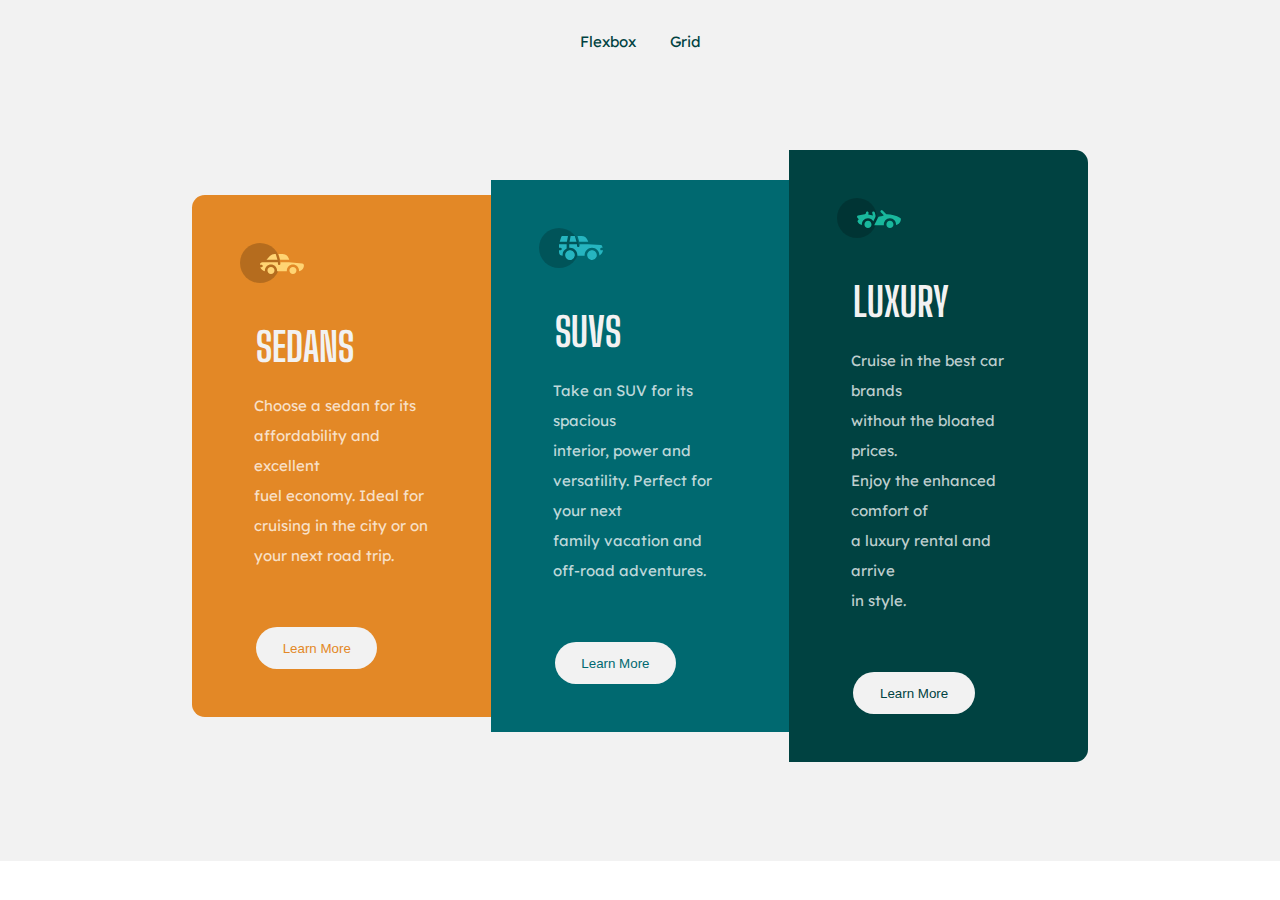
<file: index.html>
<!DOCTYPE html>
<html lang="en">

<head>
    <meta charset="UTF-8">
    <meta http-equiv="X-UA-Compatible" content="IE=edge">
    <meta name="viewport" content="width=device-width, initial-scale=1.0">
    <title>CSS Flexbox</title>
    <link rel="shortcut icon" href="favicon-32x32.png" type="image/x-icon">
    <link rel="stylesheet" href="index.css">
    <link rel="preconnect" href="https://fonts.googleapis.com">
<link rel="preconnect" href="https://fonts.gstatic.com" crossorigin>
<link href="https://fonts.googleapis.com/css2?family=Lexend+Deca&display=swap" rel="stylesheet">
<link rel="preconnect" href="https://fonts.googleapis.com">
<link rel="preconnect" href="https://fonts.gstatic.com" crossorigin>
<link href="https://fonts.googleapis.com/css2?family=Big+Shoulders+Display:wght@700&family=Lexend+Deca&display=swap" rel="stylesheet">
</head>

<body>

    <header>
        <nav>
            <a href="index.html">Flexbox</a>
            <a href="grid.html">Grid</a>
        </nav>
    </header>

    <main>
        <div class="container">
            <div class="sedans">
                <img src="icon-sedans.svg" alt="Sedan Logo">
                <h1>SEDANS</h1>
                <p class>Choose a sedan for its <br> affordability and excellent <br> fuel economy. Ideal for <br> cruising in the city or on <br>
                    your next road trip.</p>
                <div class="btn">
                    <button class="sedan-btn">Learn More</button>
                </div>
            </div>

            <div class="suvs">
                <img src="icon-suvs.svg" alt="SUVS Logo">
                <h1>SUVS</h1>
                <p>Take an SUV for its spacious <br> interior, power and <br> versatility. Perfect for your next <br> family vacation and
                <br> off-road adventures.</p>
                <div class="btn">
                    <button class="suvs-btn">Learn More</button>
                </div>
            </div>

            <div class="luxury">
                <img src="icon-luxury.svg" alt="Luxury Logo">
                <h1>LUXURY</h1>
                <p>Cruise in the best car brands <br> without the bloated prices. <br> Enjoy the enhanced comfort of <br> a luxury rental
                    and arrive <br> in style.</p>
                <div class="btn">
                    <button class="luxury-btn">Learn More</button>
                </div>
            </div>
        

    </main>
</body>

</html>
</file>
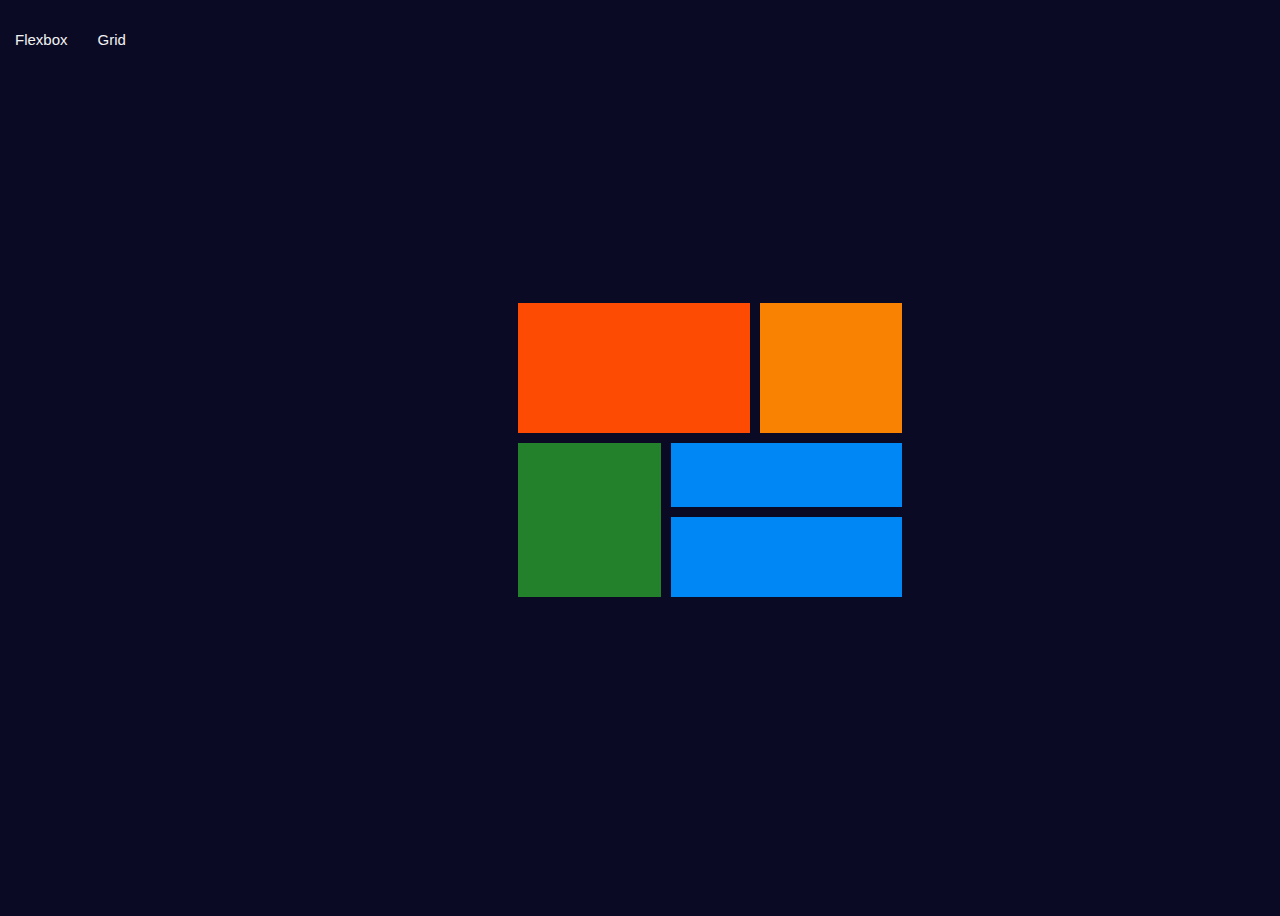
<file: grid.html>
<!DOCTYPE HTML <html lang="en">

<head>
    <meta charset="UTF-8">
    <meta http-equiv="X-UA-Compatible" content="IE=edge">
    <meta name="viewport" content="width=device-width, initial-scale=1.0">
    <title>CSS Grid Layout</title>
    <link rel="stylesheet" href="grid.css">
</head>

<body>

    <header>
        <nav>
            <a href="index.html">Flexbox</a>
            <a href="grid.html">Grid</a>
        </nav>
    </header>
    
    <main>
        <div class="a">
            
        </div>
        <div class="b">
            
        </div>
        <div class="c">
            
        </div>
        <div class="d">
            
        </div>
        <div class="e">
            
        </div>
    </main>
</body>
</file>
<file: index.css>
*{
    margin:0;
    padding: 0;
}

body{
    background-color: white;
}

nav{
    background-color: hsl(0, 0%, 95%);
    padding-top: 2em;
    text-align: center;
}
a{
    font-size: 15px;
    padding: 1em;
    text-decoration: none;
    font-family: 'Lexend Deca', sans-serif;
    color: hsl(179, 100%, 13%);
    text-align: center;
}
main{
    background-color: hsl(0, 0%, 95%);
    
}

.container{
    display: flex;
    height: 90vh;
    justify-content: center;
    align-items: center;
    width: 70%;
    margin: auto;

}

img{
    padding: 2em;
}
.sedans{
    background-color: hsl(31, 77%, 52%);
    padding: 2em;
    width: 30%;
    border-top-left-radius: 0.8em;
    border-bottom-left-radius: 0.8em;
}

.suvs{
    background-color: hsl(184, 100%, 22%);
    padding: 2em;
    width: 30%;
}

.luxury{
    background-color: hsl(179, 100%, 13%);
    padding: 2em;
    width: 30%;
    border-top-right-radius: 0.8em;
    border-bottom-right-radius: 0.8em;
}

h1{
    font-family:'Big Shoulders Display', cursive;
    padding:  0.5em 0.8em;
    color: hsl(0, 0%, 95%);
    margin-bottom: 0;
    margin-top: 0;
    font-size: 40px;
}


p{
    color: hsla(0, 0%, 100%, 0.75);
    font-size: 15px;
    font-family: 'Lexend Deca', sans-serif;
    padding: 0em 2em;
    line-height: 2em;
}

.btn{
    padding: 1em 2em;

}

.sedan-btn{
    color: hsl(31, 77%, 52%);
}

.suvs-btn{
    color:hsl(184, 100%, 22%);
}

.luxury-btn{
    color: hsl(179, 100%, 13%);
}

button{
    border-radius: 2em;
    font: 15px;
    padding: 1em 2em;
    border: none;
    margin-top: 5em;
    background-color: hsl(0, 0%, 95%);
}


button:hover{
    background-color: inherit;
    border: 2px solid white;
    cursor: pointer;
    color: white;
}

@media (max-width: 1440px) {


    img{
        padding: 1em;
    }

    .sedans{
        padding: 2em;
        width: 30%;
        border-top-left-radius: 0.8em;
        border-bottom-left-radius: 0.8em;

    }

    .suvs{
        padding: 2em;
        width: 30%;
    }

    .luxury{
        padding: 2em;
        width: 30%;
        border-top-right-radius: 0.8em;
        border-bottom-right-radius: 0.8em;
    }


    button{
        margin-top: 3em;
    }
}




@media (max-width: 375px) {

    main{
        width: 100%;
        display: flex;
        flex-direction: column;
        justify-content: center;
        align-items: center;
        height: 140vh;
    }
    .container {
        width: 100%;
        flex-direction: column;
        margin: 0;
    }

    img{
        padding: 1em;
    }

    .sedans{
        width: 60%;
        border-top-left-radius: 0.8em;
        border-top-right-radius: 0.8em;
        border-bottom-left-radius: 0;

    }

    .suvs{
        width: 60%;
    }

    .luxury{
        width: 60%;
        border-bottom-left-radius: 0.8em;
        border-bottom-right-radius: 0.8em;
        border-top-right-radius: 0;
    }

    p{
        font-size: 12px;
        
    }

    button{
        margin-top: 3em;
    }
}
</file>
<file: grid.css>
*{
    margin: 0;
    padding: 0;
}

nav{
    padding-top: 2em;
    text-align: center;
    height: 100vh;
    display: flex;
}

a{
    font-size: 15px;
    padding: 1em;
    text-decoration: none;
    font-family: 'Lexend Deca', sans-serif;
    color: hsl(0, 0%, 95%);
    text-align: center;
    justify-content: center;
    display: flex;
    align-content: center;
    justify-content: center;
    margin: 0 auto;
}

body{
    background-color: rgb(10, 10, 37);
    display: flex;
    place-items: center;
    height: 100vh;

}

main{
    display:grid;
    grid-template-areas: 
    'a a b'
    'a a b'
    'a a b'
    'a a b'
    'a a b'
    'a a b'
    'a a b'
    'a a b'
    'a a b'
    'a a b'
    'a a b'
    'a a b'
    'a a b'
    'a a b'
    'c d d'
    'c e e'
    'c e e'
    'c e e'
    'c e e'
    'c e e'
    'c e e'
    'c e e'
    'c e e'
    'c e e'
    ;
    gap: 10px;
    width: 30%;
    margin: auto;

}

main div{
    padding: 2em;
    text-align: center;
    display: flex;

}

.a{
    background-color: rgb(253, 75, 4);
    grid-area: a;
}

.b{
    background-color: rgb(249, 130, 3);
    grid-area: b;
}

.c{
    background-color: rgb(35, 128, 43);
    grid-area: c;
}

.d{
    background-color: rgb(0, 135, 246);
    grid-area: d;
}

.e{
    background-color: rgb(0, 135, 246);
    grid-area: e;
}
</file>
